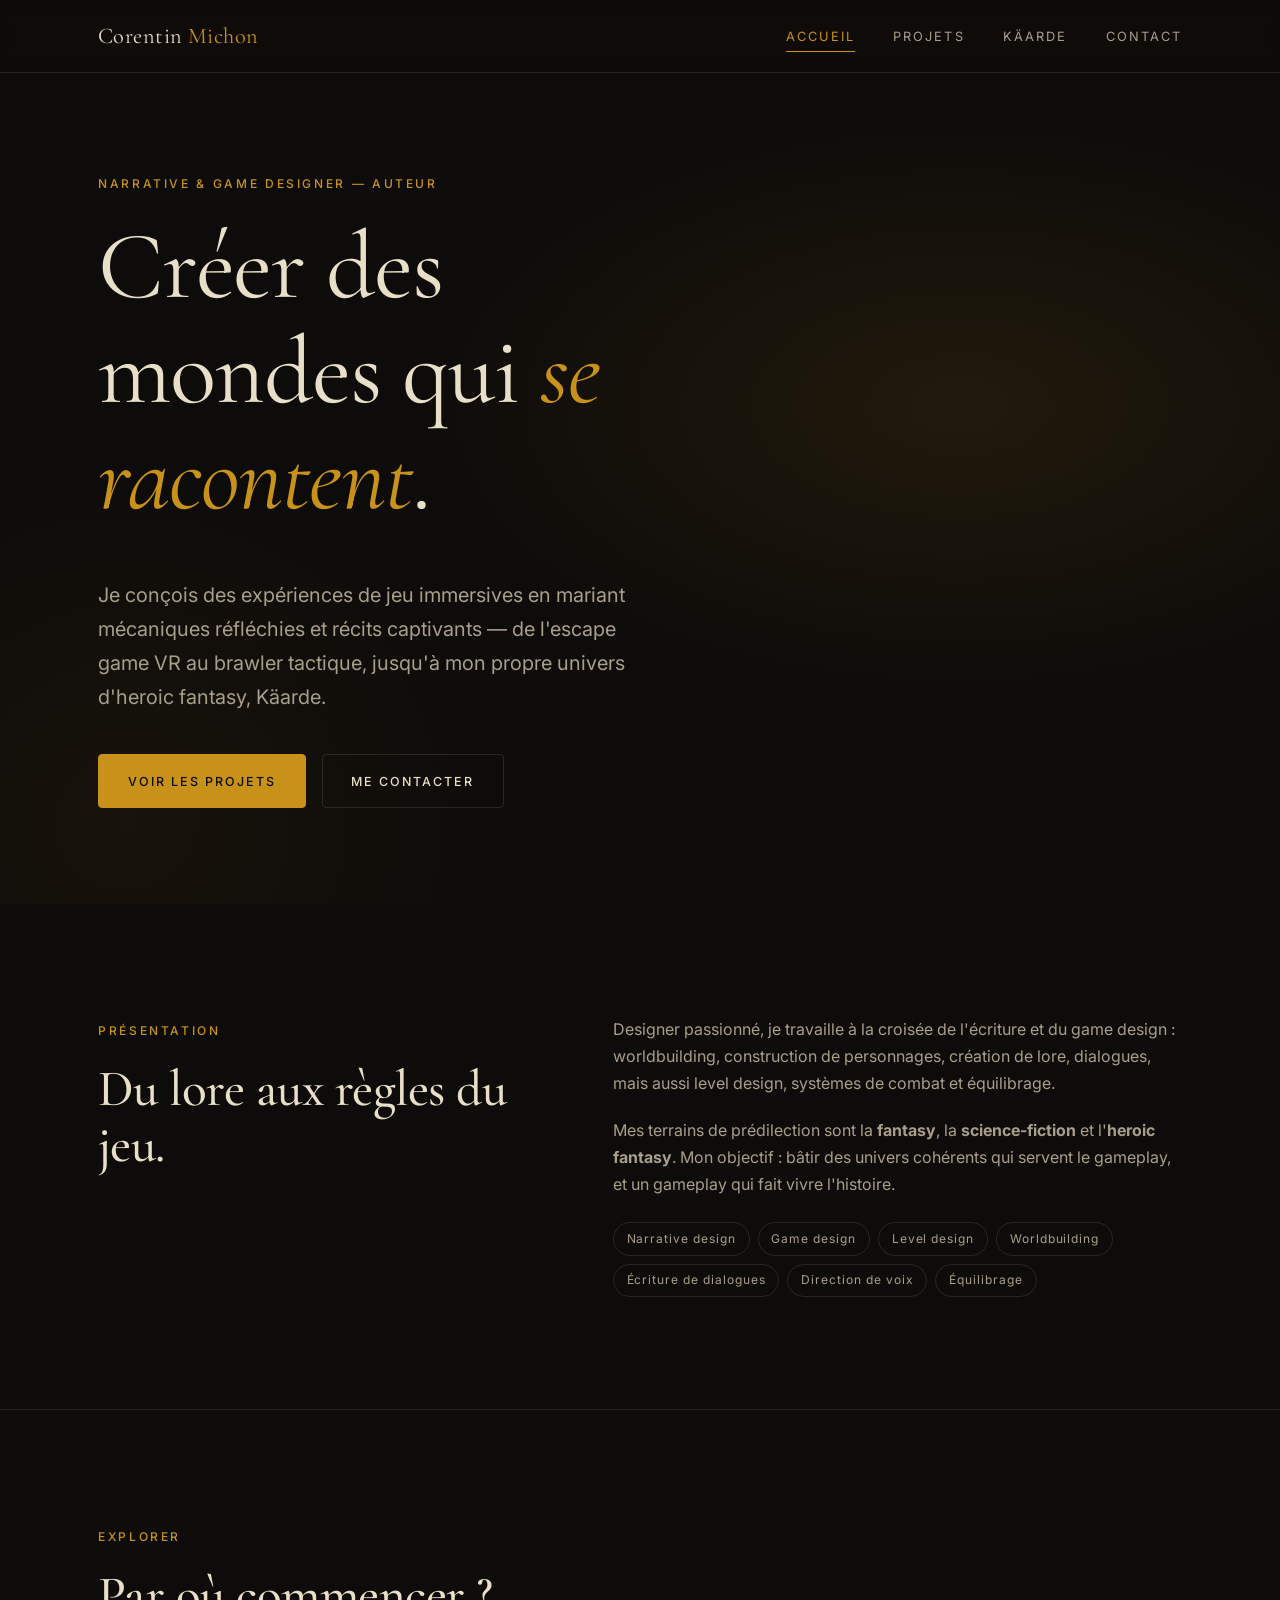
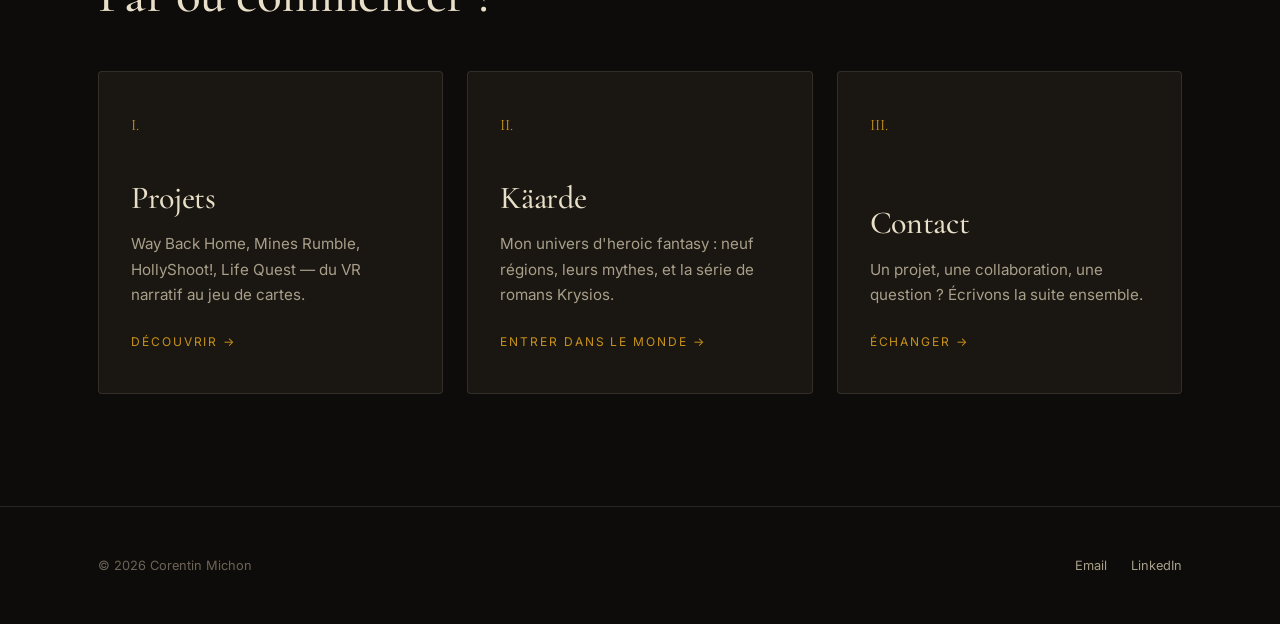
<file: index.html>
<!doctype html>
<html lang="fr">
<head>
  <meta charset="utf-8">
  <meta name="viewport" content="width=device-width, initial-scale=1">
  <title>Corentin Michon — Narrative & Game Designer</title>
  <meta name="description" content="Portfolio de Corentin Michon, narrative designer, game designer et auteur. Worldbuilding, écriture, level design et univers de fantasy.">
  <meta property="og:title" content="Corentin Michon — Narrative & Game Designer">
  <meta property="og:description" content="Créer des univers qui captivent et émeuvent les joueurs.">
  <meta name="theme-color" content="#0E0C0A">
  <link rel="preconnect" href="https://fonts.googleapis.com">
  <link rel="preconnect" href="https://fonts.gstatic.com" crossorigin>
  <link href="https://fonts.googleapis.com/css2?family=Cormorant+Garamond:ital,wght@0,400;0,500;0,600;1,400;1,500&family=Inter:wght@300;400;500&display=swap" rel="stylesheet">
  <link rel="stylesheet" href="css/style.css">
  <script>document.documentElement.classList.add('js')</script>
</head>
<body>

  <header class="site-header">
    <nav class="nav container" aria-label="Navigation principale">
      <a class="brand" href="index.html">Corentin <span>Michon</span></a>
      <button class="nav-toggle" aria-label="Ouvrir le menu" aria-expanded="false">☰</button>
      <ul class="nav-links">
        <li><a href="index.html" aria-current="page">Accueil</a></li>
        <li><a href="projets.html">Projets</a></li>
        <li><a href="kaarde.html">Käarde</a></li>
        <li><a href="contact.html">Contact</a></li>
      </ul>
    </nav>
  </header>

  <main>
    <section class="hero">
      <div class="container">
        <span class="eyebrow">Narrative & Game Designer — Auteur</span>
        <h1>Créer des mondes qui <em>se racontent</em>.</h1>
        <p class="hero-lead">
          Je conçois des expériences de jeu immersives en mariant mécaniques réfléchies
          et récits captivants — de l'escape game VR au brawler tactique, jusqu'à mon propre univers
          d'heroic fantasy, Käarde.
        </p>
        <div class="actions">
          <a class="btn" href="projets.html">Voir les projets</a>
          <a class="btn btn-ghost" href="contact.html">Me contacter</a>
        </div>
      </div>
    </section>

    <section class="section">
      <div class="container two-col">
        <div class="reveal">
          <span class="eyebrow">Présentation</span>
          <h2>Du lore aux règles du jeu.</h2>
        </div>
        <div class="reveal">
          <p>
            Designer passionné, je travaille à la croisée de l'écriture et du game design :
            worldbuilding, construction de personnages, création de lore, dialogues, mais aussi
            level design, systèmes de combat et équilibrage.
          </p>
          <p>
            Mes terrains de prédilection sont la <strong>fantasy</strong>, la <strong>science-fiction</strong>
            et l'<strong>heroic fantasy</strong>. Mon objectif : bâtir des univers cohérents qui
            servent le gameplay, et un gameplay qui fait vivre l'histoire.
          </p>
          <ul class="tags">
            <li>Narrative design</li>
            <li>Game design</li>
            <li>Level design</li>
            <li>Worldbuilding</li>
            <li>Écriture de dialogues</li>
            <li>Direction de voix</li>
            <li>Équilibrage</li>
          </ul>
        </div>
      </div>
    </section>

    <section class="section">
      <div class="container">
        <div class="section-head reveal">
          <span class="eyebrow">Explorer</span>
          <h2>Par où commencer ?</h2>
        </div>
        <div class="cards">
          <a class="card reveal" href="projets.html">
            <span class="num">I.</span>
            <h3>Projets</h3>
            <p>Way Back Home, Mines Rumble, HollyShoot!, Life Quest — du VR narratif au jeu de cartes.</p>
            <span class="arrow">Découvrir →</span>
          </a>
          <a class="card reveal" href="kaarde.html">
            <span class="num">II.</span>
            <h3>Käarde</h3>
            <p>Mon univers d'heroic fantasy : neuf régions, leurs mythes, et la série de romans Krysios.</p>
            <span class="arrow">Entrer dans le monde →</span>
          </a>
          <a class="card reveal" href="contact.html">
            <span class="num">III.</span>
            <h3>Contact</h3>
            <p>Un projet, une collaboration, une question ? Écrivons la suite ensemble.</p>
            <span class="arrow">Échanger →</span>
          </a>
        </div>
      </div>
    </section>
  </main>

  <footer class="site-footer">
    <div class="container">
      <span>© <span data-year>2026</span> Corentin Michon</span>
      <div class="footer-links">
        <a href="mailto:c.michonfr@gmail.com">Email</a>
        <a href="https://www.linkedin.com/in/corentin-michon" target="_blank" rel="noopener">LinkedIn</a>
      </div>
    </div>
  </footer>

  <script src="js/main.js"></script>
</body>
</html>
</file>
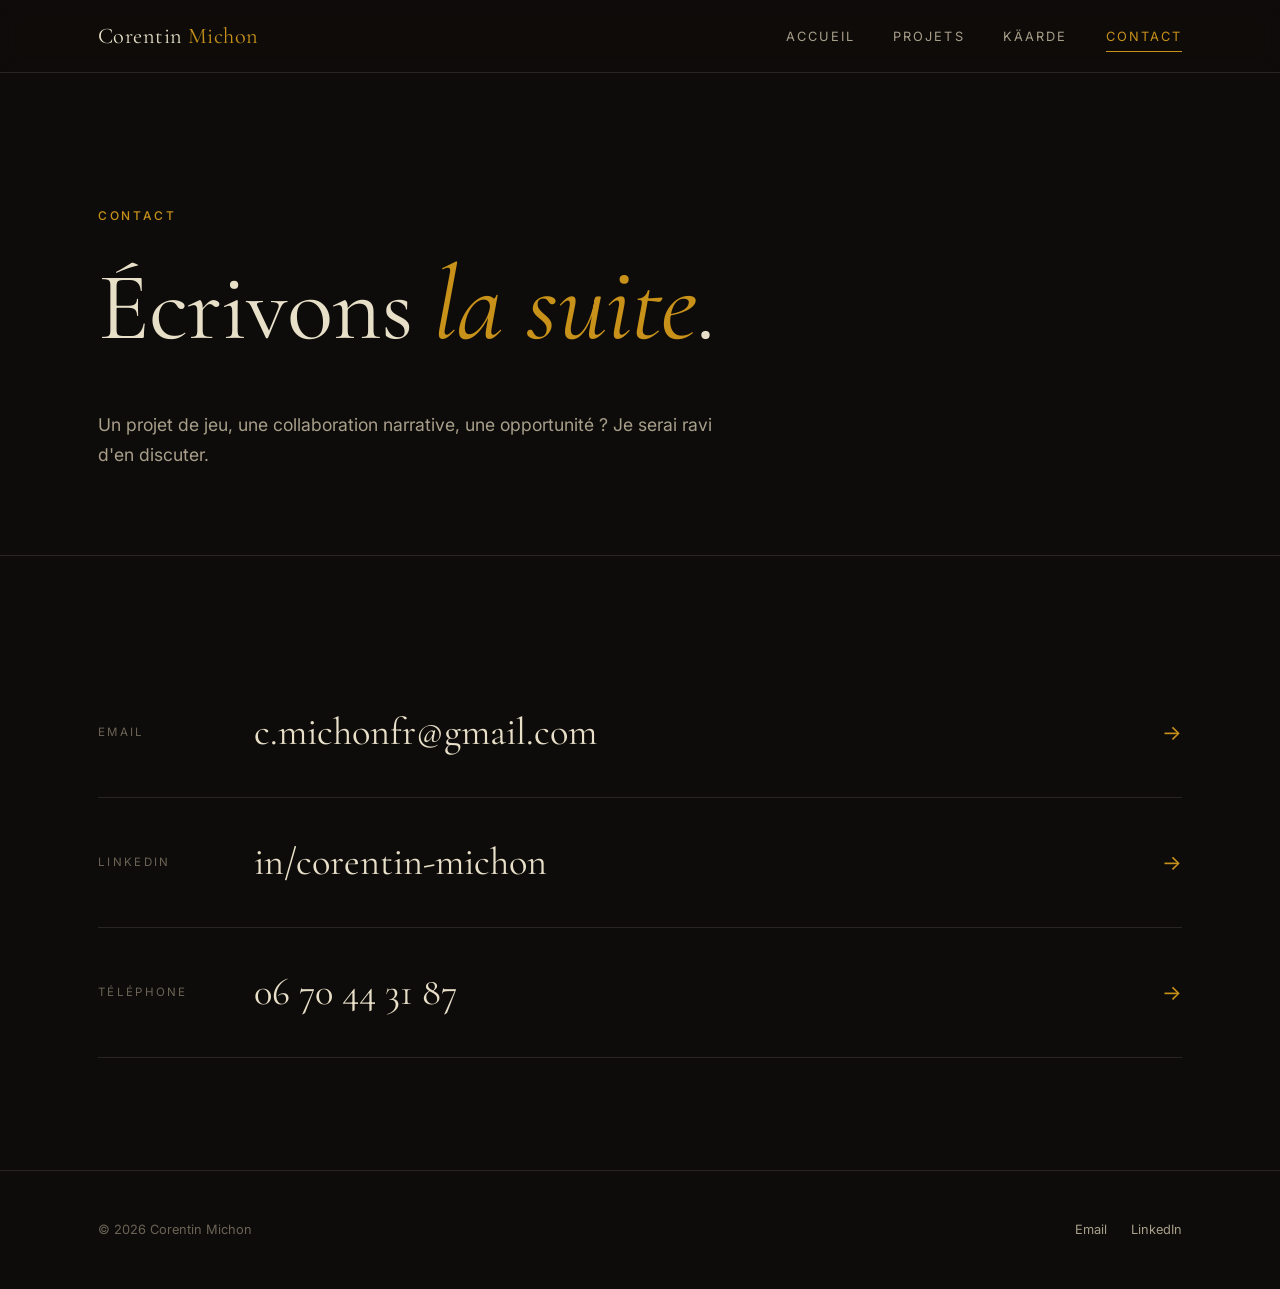
<file: contact.html>
<!doctype html>
<html lang="fr">
<head>
  <meta charset="utf-8">
  <meta name="viewport" content="width=device-width, initial-scale=1">
  <title>Contact — Corentin Michon</title>
  <meta name="description" content="Contacter Corentin Michon, narrative & game designer : email, LinkedIn, téléphone.">
  <meta name="theme-color" content="#0E0C0A">
  <link rel="preconnect" href="https://fonts.googleapis.com">
  <link rel="preconnect" href="https://fonts.gstatic.com" crossorigin>
  <link href="https://fonts.googleapis.com/css2?family=Cormorant+Garamond:ital,wght@0,400;0,500;0,600;1,400;1,500&family=Inter:wght@300;400;500&display=swap" rel="stylesheet">
  <link rel="stylesheet" href="css/style.css">
  <script>document.documentElement.classList.add('js')</script>
</head>
<body>

  <header class="site-header">
    <nav class="nav container" aria-label="Navigation principale">
      <a class="brand" href="index.html">Corentin <span>Michon</span></a>
      <button class="nav-toggle" aria-label="Ouvrir le menu" aria-expanded="false">☰</button>
      <ul class="nav-links">
        <li><a href="index.html">Accueil</a></li>
        <li><a href="projets.html">Projets</a></li>
        <li><a href="kaarde.html">Käarde</a></li>
        <li><a href="contact.html" aria-current="page">Contact</a></li>
      </ul>
    </nav>
  </header>

  <main>
    <section class="page-hero">
      <div class="container">
        <span class="eyebrow">Contact</span>
        <h1>Écrivons <em>la suite</em>.</h1>
        <p>Un projet de jeu, une collaboration narrative, une opportunité ? Je serai ravi d'en discuter.</p>
      </div>
    </section>

    <section class="section">
      <div class="container">
        <ul class="contact-list">
          <li class="reveal">
            <a href="mailto:c.michonfr@gmail.com">
              <span class="label">Email</span>
              <span class="value">c.michonfr@gmail.com</span>
              <span class="go" aria-hidden="true">→</span>
            </a>
          </li>
          <li class="reveal">
            <a href="https://www.linkedin.com/in/corentin-michon" target="_blank" rel="noopener">
              <span class="label">LinkedIn</span>
              <span class="value">in/corentin-michon</span>
              <span class="go" aria-hidden="true">→</span>
            </a>
          </li>
          <li class="reveal">
            <a href="tel:+33670443187">
              <span class="label">Téléphone</span>
              <span class="value">06 70 44 31 87</span>
              <span class="go" aria-hidden="true">→</span>
            </a>
          </li>
        </ul>
      </div>
    </section>
  </main>

  <footer class="site-footer">
    <div class="container">
      <span>© <span data-year>2026</span> Corentin Michon</span>
      <div class="footer-links">
        <a href="mailto:c.michonfr@gmail.com">Email</a>
        <a href="https://www.linkedin.com/in/corentin-michon" target="_blank" rel="noopener">LinkedIn</a>
      </div>
    </div>
  </footer>

  <script src="js/main.js"></script>
</body>
</html>
</file>
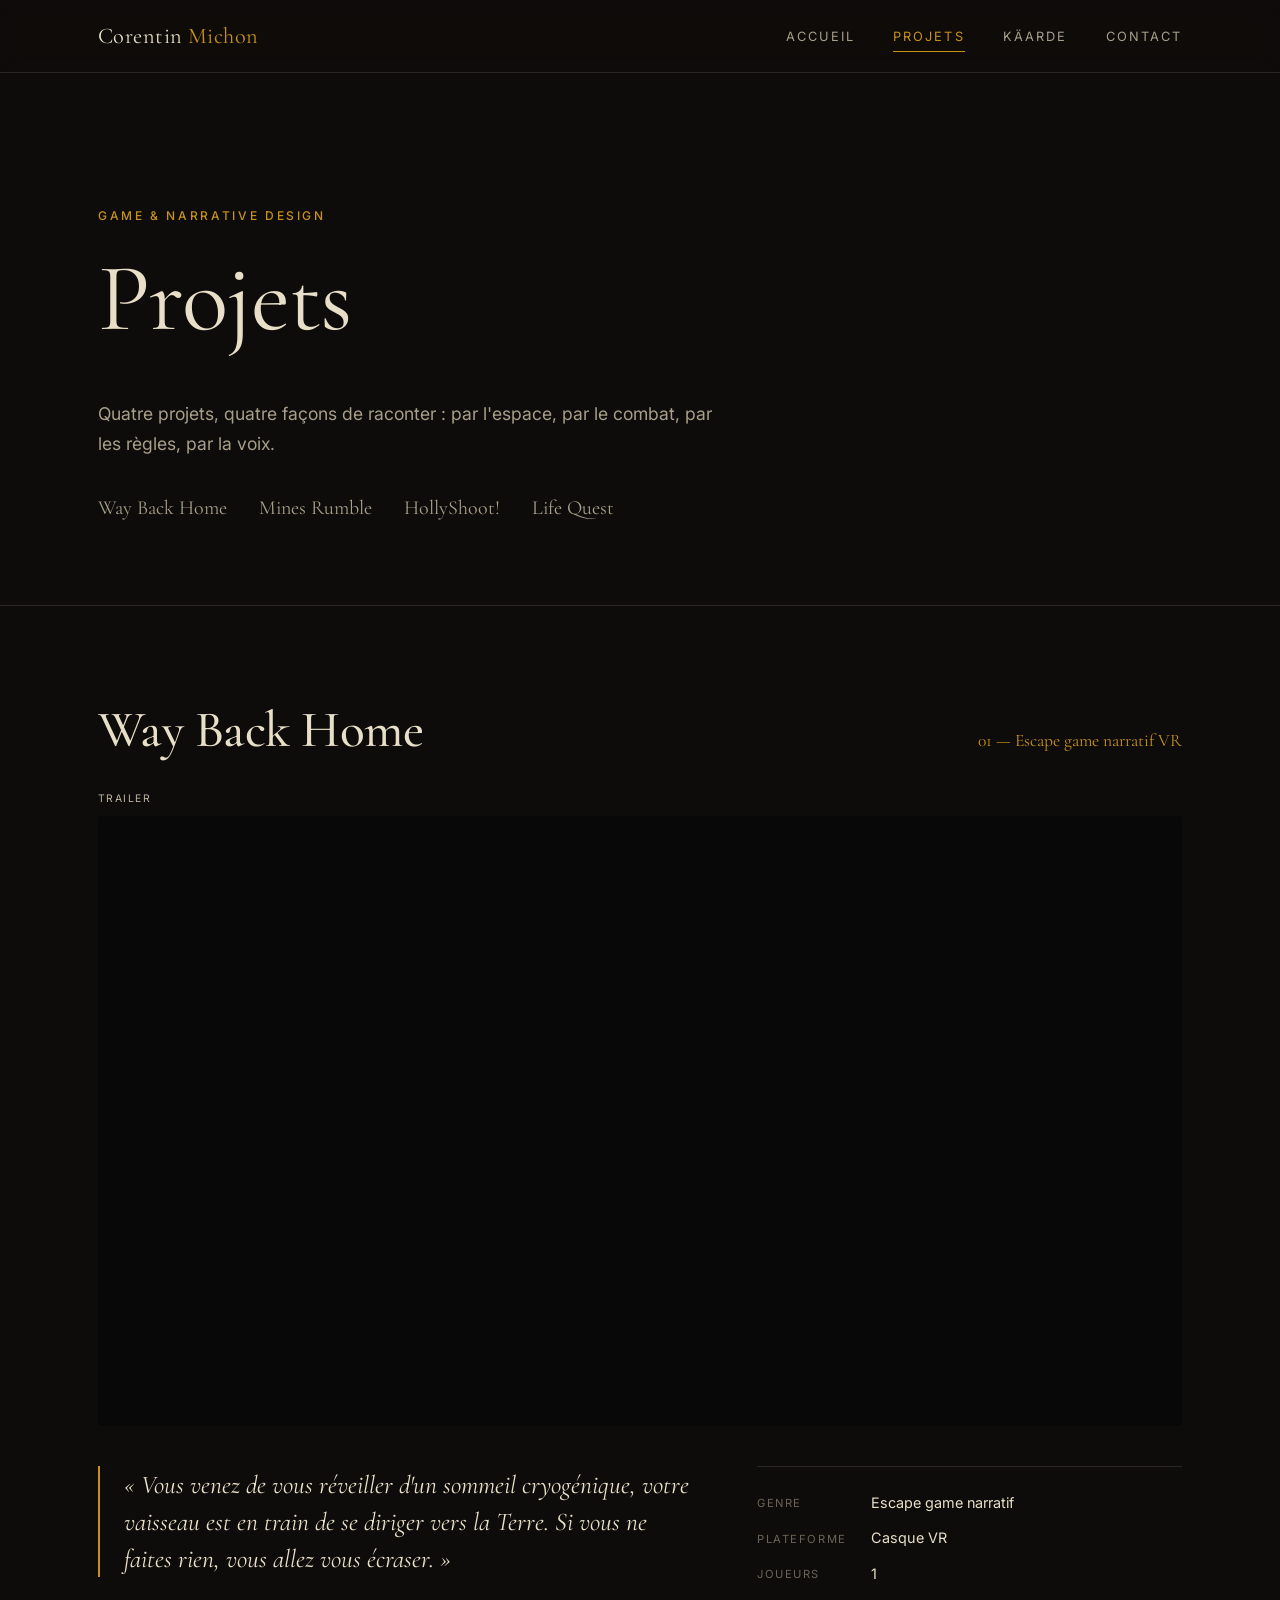
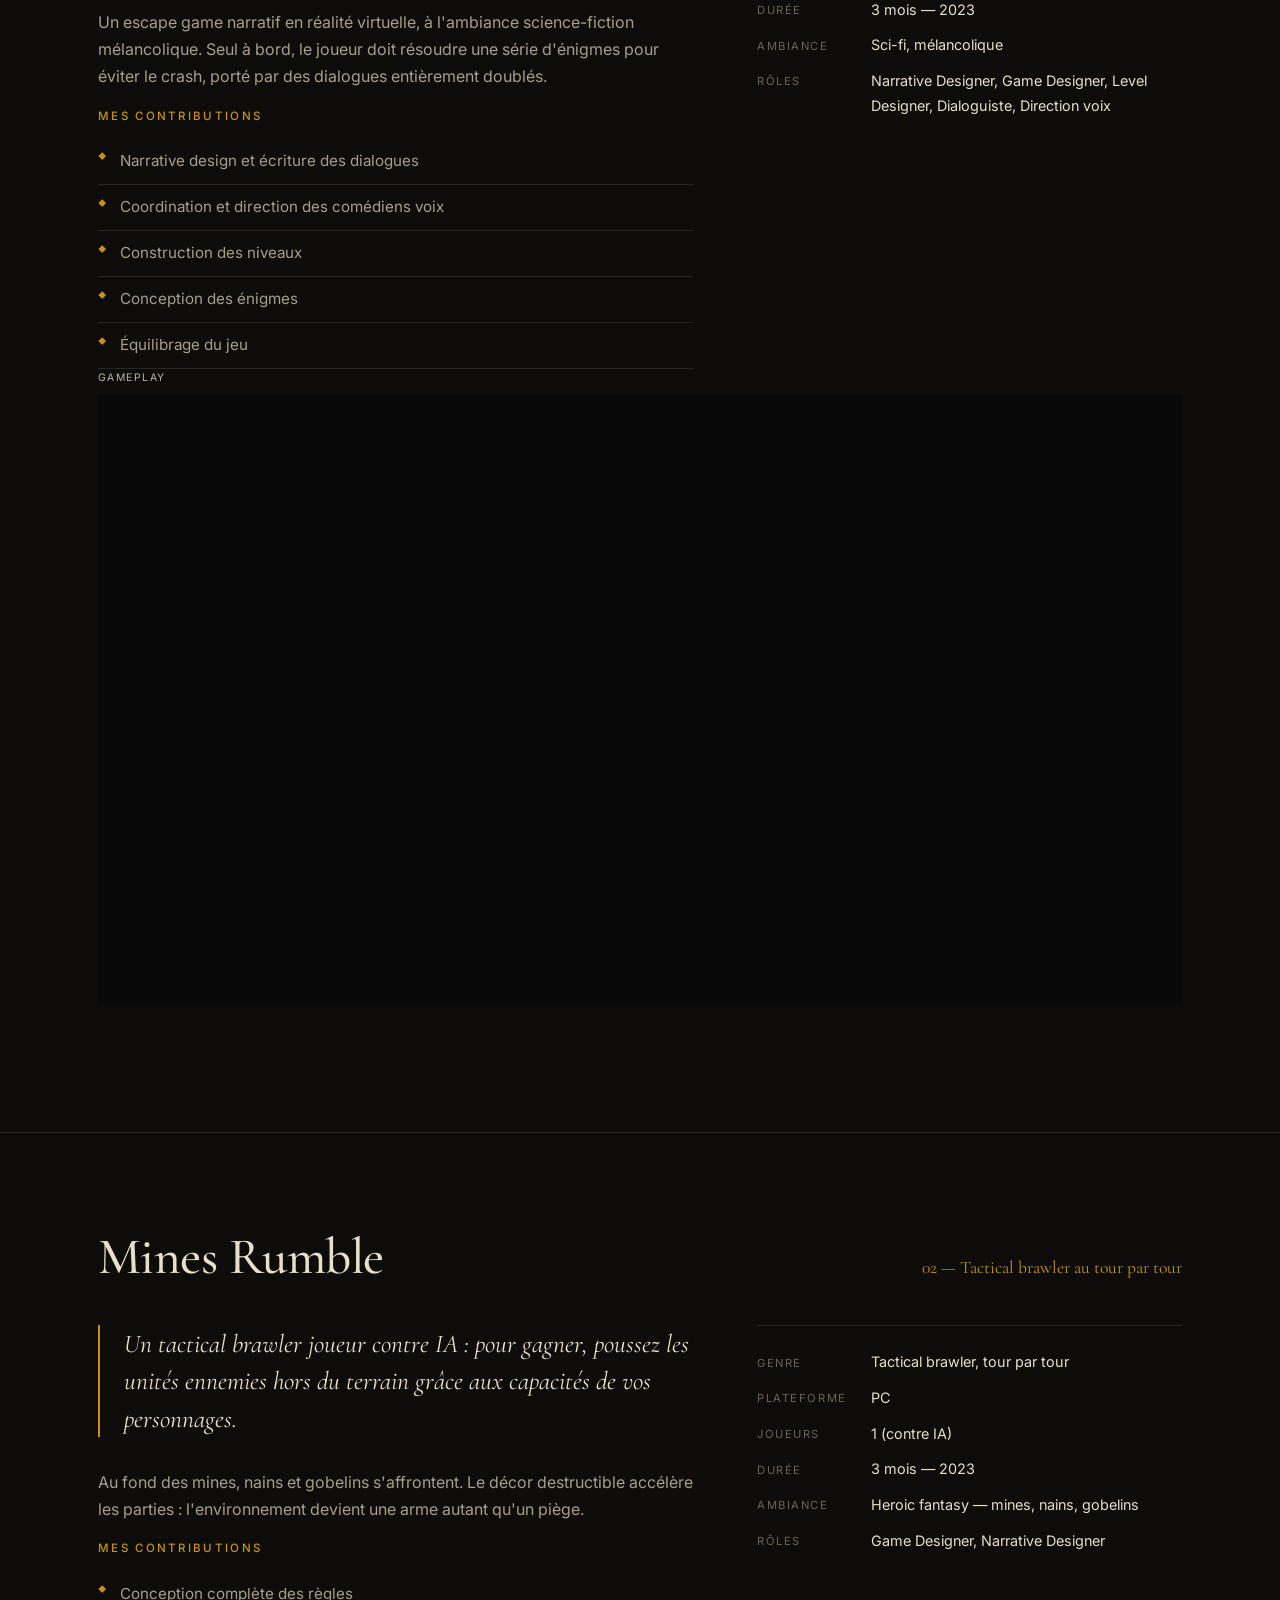
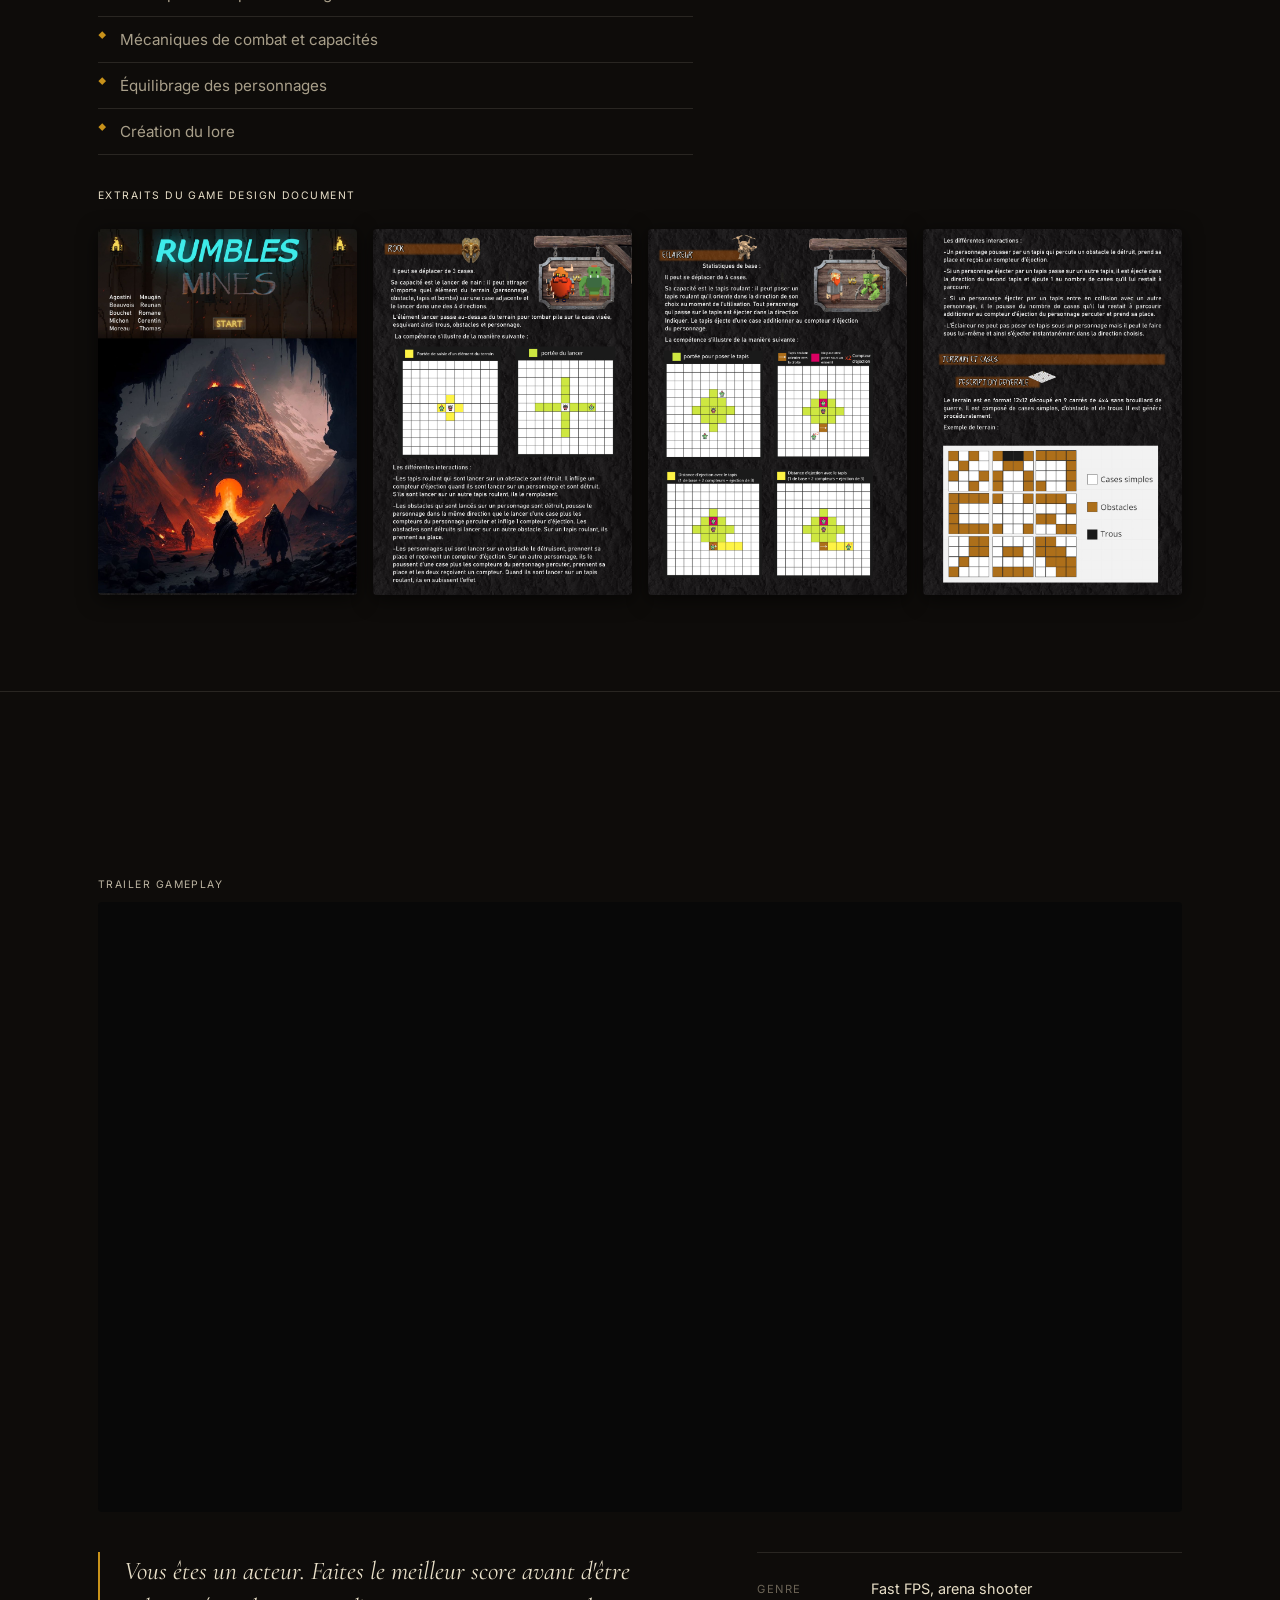
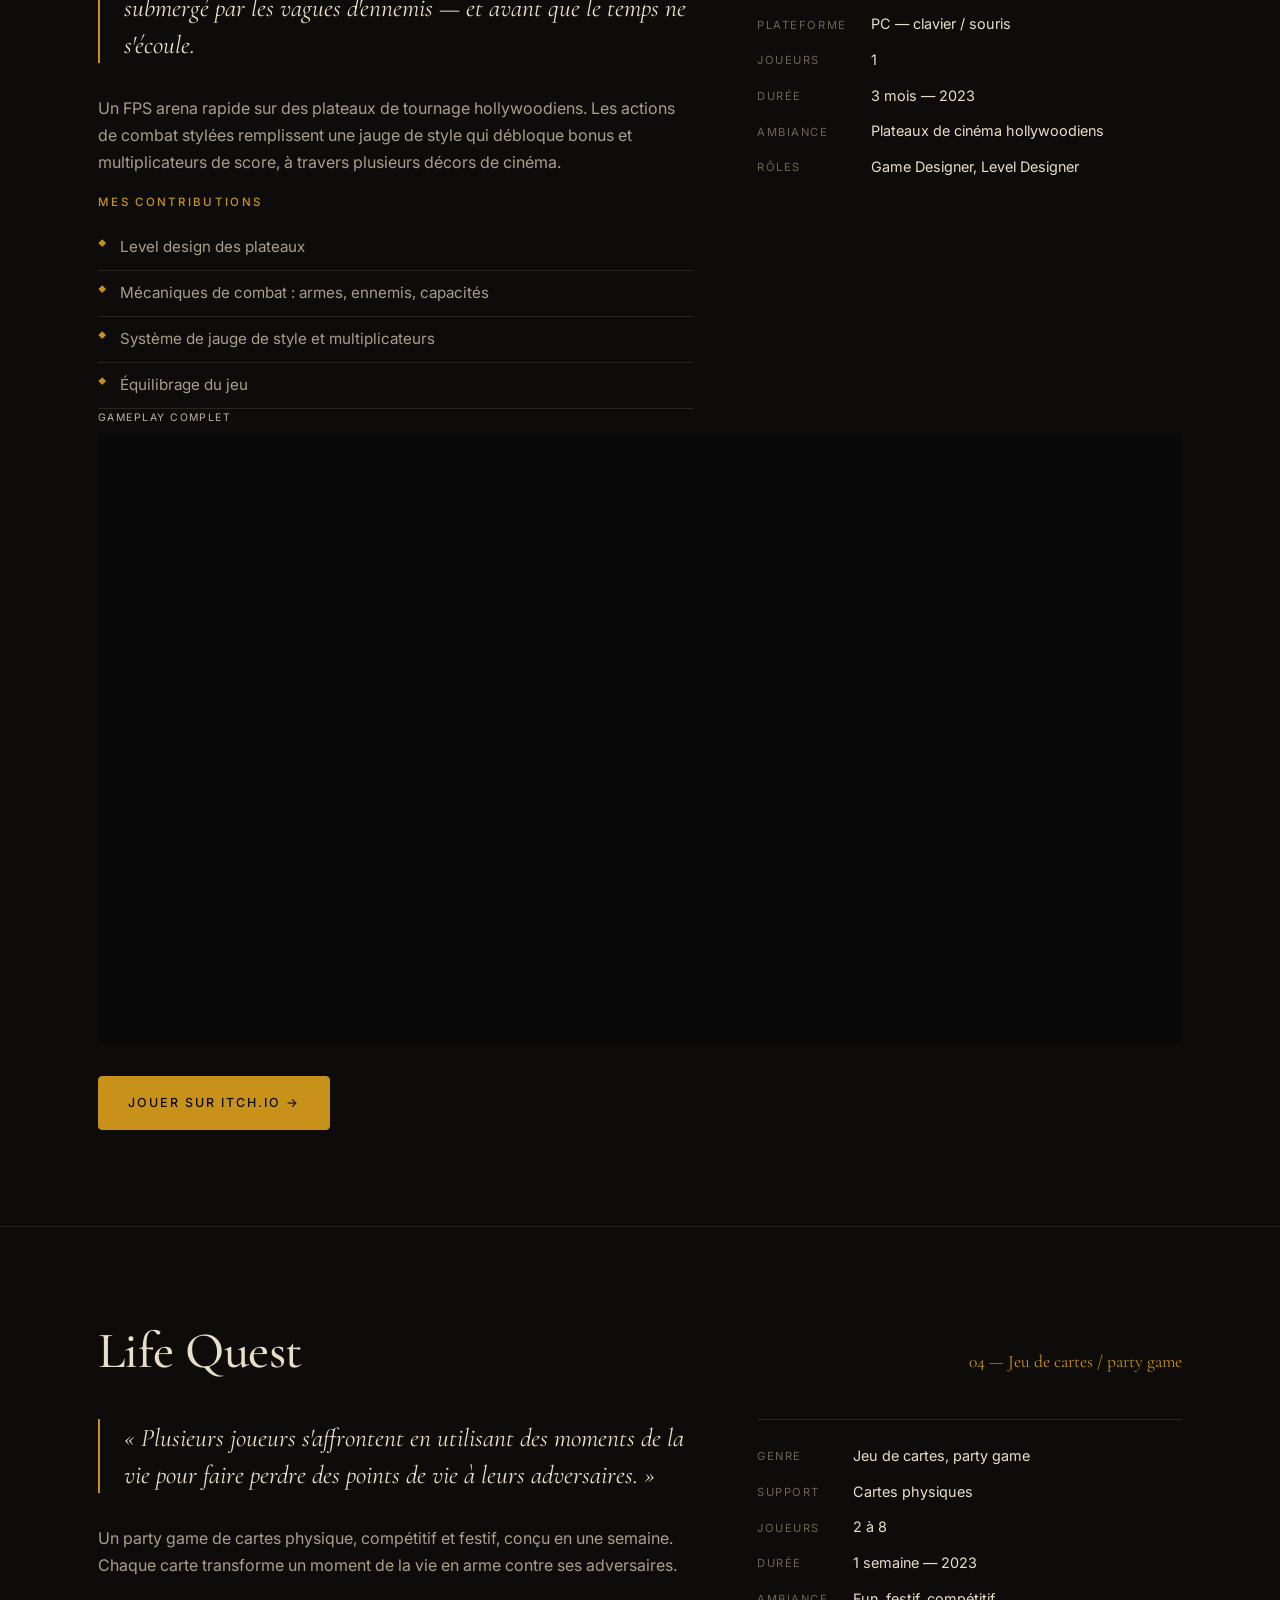
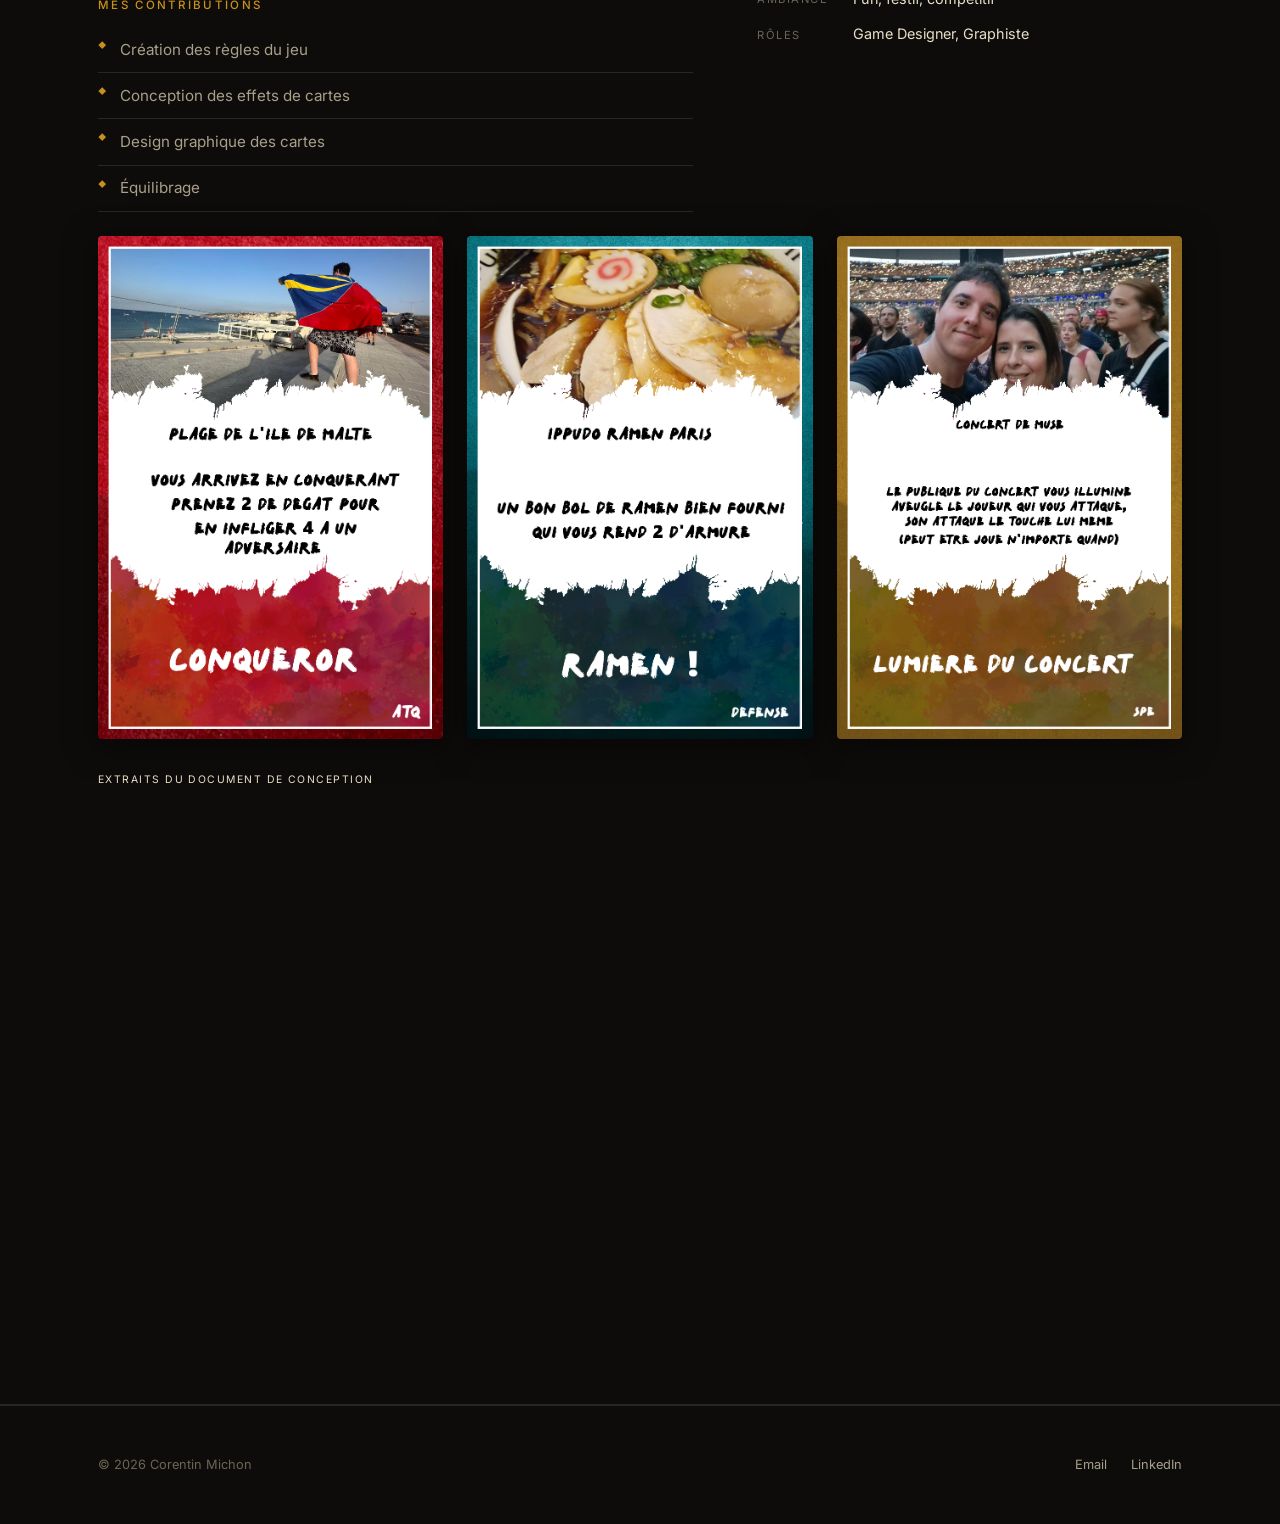
<file: projets.html>
<!doctype html>
<html lang="fr">
<head>
  <meta charset="utf-8">
  <meta name="viewport" content="width=device-width, initial-scale=1">
  <title>Projets — Corentin Michon</title>
  <meta name="description" content="Projets de game design et narrative design de Corentin Michon : Way Back Home, Mines Rumble, HollyShoot!, Life Quest.">
  <meta name="theme-color" content="#0E0C0A">
  <link rel="preconnect" href="https://fonts.googleapis.com">
  <link rel="preconnect" href="https://fonts.gstatic.com" crossorigin>
  <link href="https://fonts.googleapis.com/css2?family=Cormorant+Garamond:ital,wght@0,400;0,500;0,600;1,400;1,500&family=Inter:wght@300;400;500&display=swap" rel="stylesheet">
  <link rel="stylesheet" href="css/style.css">
  <style>
    /* ---- Embed vidéo Drive ---- */
    .video-wrap {
      position: relative;
      width: 100%;
      aspect-ratio: 16 / 9;
      border-radius: var(--radius);
      overflow: hidden;
      background: #080808;
      margin-bottom: 0.5rem;
    }
    .video-wrap iframe {
      position: absolute;
      inset: 0;
      width: 100%;
      height: 100%;
      border: none;
    }
    .video-label {
      display: block;
      font-family: var(--font-body);
      font-size: 0.65rem;
      letter-spacing: 0.14em;
      text-transform: uppercase;
      color: var(--accent);
      margin-bottom: 0.5rem;
      opacity: 0.8;
    }
    .video-block {
      margin-bottom: 2rem;
    }

    /* ---- Section documents GDD ---- */
    .doc-gallery {
      display: grid;
      grid-template-columns: repeat(4, 1fr);
      gap: 1rem;
      margin-top: 1.5rem;
    }
    .doc-gallery figure {
      margin: 0;
    }
    .doc-gallery img {
      width: 100%;
      height: auto;
      display: block;
      border-radius: var(--radius);
      box-shadow: 0 4px 20px rgba(0,0,0,0.6);
      transition: transform 0.2s ease;
    }
    .doc-gallery img:hover {
      transform: scale(1.03);
    }
    .doc-gallery-3 {
      grid-template-columns: repeat(3, 1fr);
    }
    .section-label {
      display: block;
      font-family: var(--font-body);
      font-size: 0.65rem;
      letter-spacing: 0.14em;
      text-transform: uppercase;
      color: var(--accent);
      margin-top: 2rem;
      margin-bottom: 0.75rem;
      opacity: 0.8;
    }
    @media (max-width: 640px) {
      .doc-gallery { grid-template-columns: 1fr 1fr; }
      .doc-gallery-3 { grid-template-columns: 1fr 1fr; }
    }

    /* ---- Cartes Life Quest — pleine taille, sans crop ---- */
    .gallery-cards {
      display: grid;
      grid-template-columns: repeat(3, 1fr);
      gap: 1.5rem;
      margin-top: 1.5rem;
      align-items: start;
    }
    .gallery-cards figure {
      margin: 0;
    }
    .gallery-cards img {
      width: 100%;
      height: auto;
      display: block;
      border-radius: var(--radius);
      box-shadow: 0 6px 32px rgba(0,0,0,0.55);
    }
    @media (max-width: 640px) {
      .gallery-cards { grid-template-columns: 1fr 1fr; }
    }
  </style>
  <script>document.documentElement.classList.add('js')</script>
</head>
<body>

  <header class="site-header">
    <nav class="nav container" aria-label="Navigation principale">
      <a class="brand" href="index.html">Corentin <span>Michon</span></a>
      <button class="nav-toggle" aria-label="Ouvrir le menu" aria-expanded="false">☰</button>
      <ul class="nav-links">
        <li><a href="index.html">Accueil</a></li>
        <li><a href="projets.html" aria-current="page">Projets</a></li>
        <li><a href="kaarde.html">Käarde</a></li>
        <li><a href="contact.html">Contact</a></li>
      </ul>
    </nav>
  </header>

  <main>
    <section class="page-hero">
      <div class="container">
        <span class="eyebrow">Game & Narrative Design</span>
        <h1>Projets</h1>
        <p>Quatre projets, quatre façons de raconter : par l'espace, par le combat, par les règles, par la voix.</p>
        <ul class="project-index">
          <li><a href="#way-back-home">Way Back Home</a></li>
          <li><a href="#mines-rumble">Mines Rumble</a></li>
          <li><a href="#hollyshoot">HollyShoot!</a></li>
          <li><a href="#life-quest">Life Quest</a></li>
        </ul>
      </div>
    </section>

    <!-- ================= WAY BACK HOME ================= -->
    <article class="project" id="way-back-home">
      <div class="container">
        <div class="project-header reveal">
          <h2>Way Back Home</h2>
          <span class="project-num">01 — Escape game narratif VR</span>
        </div>

        <!-- Trailer en cover -->
        <div class="video-block reveal">
          <span class="video-label">Trailer</span>
          <div class="video-wrap">
            <iframe src="https://www.youtube.com/embed/SBVx9QbhSBQ" allow="accelerometer; autoplay; clipboard-write; encrypted-media; gyroscope; picture-in-picture" allowfullscreen></iframe>
          </div>
        </div>

        <div class="project-body">
          <div class="reveal">
            <p class="pitch">« Vous venez de vous réveiller d'un sommeil cryogénique, votre vaisseau est en train de se diriger vers la Terre. Si vous ne faites rien, vous allez vous écraser. »</p>
            <p>
              Un escape game narratif en réalité virtuelle, à l'ambiance science-fiction mélancolique.
              Seul à bord, le joueur doit résoudre une série d'énigmes pour éviter le crash,
              porté par des dialogues entièrement doublés.
            </p>
            <h4 class="subhead">Mes contributions</h4>
            <ul class="contrib">
              <li>Narrative design et écriture des dialogues</li>
              <li>Coordination et direction des comédiens voix</li>
              <li>Construction des niveaux</li>
              <li>Conception des énigmes</li>
              <li>Équilibrage du jeu</li>
            </ul>
          </div>
          <div class="reveal">
            <dl class="facts">
              <dt>Genre</dt><dd>Escape game narratif</dd>
              <dt>Plateforme</dt><dd>Casque VR</dd>
              <dt>Joueurs</dt><dd>1</dd>
              <dt>Durée</dt><dd>3 mois — 2023</dd>
              <dt>Ambiance</dt><dd>Sci-fi, mélancolique</dd>
              <dt>Rôles</dt><dd>Narrative Designer, Game Designer, Level Designer, Dialoguiste, Direction voix</dd>
            </dl>
          </div>
        </div>

        <!-- Gameplay -->
        <div class="video-block reveal">
          <span class="video-label">Gameplay</span>
          <div class="video-wrap">
            <iframe src="https://www.youtube.com/embed/4Y1ALpG8BXY" allow="accelerometer; autoplay; clipboard-write; encrypted-media; gyroscope; picture-in-picture" allowfullscreen></iframe>
          </div>
        </div>
      </div>
    </article>

    <!-- ================= MINES RUMBLE ================= -->
    <article class="project" id="mines-rumble">
      <div class="container">
        <div class="project-header reveal">
          <h2>Mines Rumble</h2>
          <span class="project-num">02 — Tactical brawler au tour par tour</span>
        </div>

        <div class="project-body">
          <div class="reveal">
            <p class="pitch">Un tactical brawler joueur contre IA : pour gagner, poussez les unités ennemies hors du terrain grâce aux capacités de vos personnages.</p>
            <p>
              Au fond des mines, nains et gobelins s'affrontent. Le décor destructible accélère
              les parties : l'environnement devient une arme autant qu'un piège.
            </p>
            <h4 class="subhead">Mes contributions</h4>
            <ul class="contrib">
              <li>Conception complète des règles</li>
              <li>Mécaniques de combat et capacités</li>
              <li>Équilibrage des personnages</li>
              <li>Création du lore</li>
            </ul>
          </div>
          <div class="reveal">
            <dl class="facts">
              <dt>Genre</dt><dd>Tactical brawler, tour par tour</dd>
              <dt>Plateforme</dt><dd>PC</dd>
              <dt>Joueurs</dt><dd>1 (contre IA)</dd>
              <dt>Durée</dt><dd>3 mois — 2023</dd>
              <dt>Ambiance</dt><dd>Heroic fantasy — mines, nains, gobelins</dd>
              <dt>Rôles</dt><dd>Game Designer, Narrative Designer</dd>
            </dl>
          </div>
        </div>

        <!-- Extraits du Game Design Document -->
        <span class="section-label reveal">Extraits du Game Design Document</span>
        <div class="doc-gallery reveal">
          <figure><img src="images/projets/mr-doc-p1.jpg" alt="Mines Rumble — Page de titre" loading="lazy"></figure>
          <figure><img src="images/projets/mr-doc-p4.jpg" alt="Mines Rumble — Personnage Rock" loading="lazy"></figure>
          <figure><img src="images/projets/mr-doc-p6.jpg" alt="Mines Rumble — Personnage Éclaireur" loading="lazy"></figure>
          <figure><img src="images/projets/mr-doc-p7.jpg" alt="Mines Rumble — Terrain et cases" loading="lazy"></figure>
        </div>
      </div>
    </article>

    <!-- ================= HOLLYSHOOT! ================= -->
    <article class="project" id="hollyshoot">
      <div class="container">
        <div class="project-header reveal">
          <h2>HollyShoot!</h2>
          <span class="project-num">03 — Arena shooter nerveux</span>
        </div>

        <!-- Trailer en cover -->
        <div class="video-block reveal">
          <span class="video-label">Trailer Gameplay</span>
          <div class="video-wrap">
            <iframe src="https://www.youtube.com/embed/HVzrK63zMZM" allow="accelerometer; autoplay; clipboard-write; encrypted-media; gyroscope; picture-in-picture" allowfullscreen></iframe>
          </div>
        </div>

        <div class="project-body">
          <div class="reveal">
            <p class="pitch">Vous êtes un acteur. Faites le meilleur score avant d'être submergé par les vagues d'ennemis — et avant que le temps ne s'écoule.</p>
            <p>
              Un FPS arena rapide sur des plateaux de tournage hollywoodiens. Les actions de combat stylées
              remplissent une jauge de style qui débloque bonus et multiplicateurs de score, à travers
              plusieurs décors de cinéma.
            </p>
            <h4 class="subhead">Mes contributions</h4>
            <ul class="contrib">
              <li>Level design des plateaux</li>
              <li>Mécaniques de combat : armes, ennemis, capacités</li>
              <li>Système de jauge de style et multiplicateurs</li>
              <li>Équilibrage du jeu</li>
            </ul>
          </div>
          <div class="reveal">
            <dl class="facts">
              <dt>Genre</dt><dd>Fast FPS, arena shooter</dd>
              <dt>Plateforme</dt><dd>PC — clavier / souris</dd>
              <dt>Joueurs</dt><dd>1</dd>
              <dt>Durée</dt><dd>3 mois — 2023</dd>
              <dt>Ambiance</dt><dd>Plateaux de cinéma hollywoodiens</dd>
              <dt>Rôles</dt><dd>Game Designer, Level Designer</dd>
            </dl>
          </div>
        </div>

        <!-- Gameplay long -->
        <div class="video-block reveal">
          <span class="video-label">Gameplay complet</span>
          <div class="video-wrap">
            <iframe src="https://www.youtube.com/embed/UrBSELKfMlY" allow="accelerometer; autoplay; clipboard-write; encrypted-media; gyroscope; picture-in-picture" allowfullscreen></iframe>
          </div>
        </div>

        <div class="reveal" style="margin-top:1rem;">
          <a href="https://lionel-leboulanger.itch.io/hollyshoot" target="_blank" rel="noopener" class="btn">Jouer sur itch.io →</a>
        </div>
      </div>
    </article>

    <!-- ================= LIFE QUEST ================= -->
    <article class="project" id="life-quest">
      <div class="container">
        <div class="project-header reveal">
          <h2>Life Quest</h2>
          <span class="project-num">04 — Jeu de cartes / party game</span>
        </div>

        <div class="project-body">
          <div class="reveal">
            <p class="pitch">« Plusieurs joueurs s'affrontent en utilisant des moments de la vie pour faire perdre des points de vie à leurs adversaires. »</p>
            <p>
              Un party game de cartes physique, compétitif et festif, conçu en une semaine.
              Chaque carte transforme un moment de la vie en arme contre ses adversaires.
            </p>
            <h4 class="subhead">Mes contributions</h4>
            <ul class="contrib">
              <li>Création des règles du jeu</li>
              <li>Conception des effets de cartes</li>
              <li>Design graphique des cartes</li>
              <li>Équilibrage</li>
            </ul>
          </div>
          <div class="reveal">
            <dl class="facts">
              <dt>Genre</dt><dd>Jeu de cartes, party game</dd>
              <dt>Support</dt><dd>Cartes physiques</dd>
              <dt>Joueurs</dt><dd>2 à 8</dd>
              <dt>Durée</dt><dd>1 semaine — 2023</dd>
              <dt>Ambiance</dt><dd>Fun, festif, compétitif</dd>
              <dt>Rôles</dt><dd>Game Designer, Graphiste</dd>
            </dl>
          </div>
        </div>

        <!-- Cartes sans crop : images natives, hauteur auto -->
        <div class="gallery-cards reveal">
          <figure><img src="images/projets/life-quest-1.png" alt="Life Quest — ATQ Conqueror" loading="lazy"></figure>
          <figure><img src="images/projets/life-quest-2.png" alt="Life Quest — DEF Ramen" loading="lazy"></figure>
          <figure><img src="images/projets/life-quest-3.png" alt="Life Quest — SPE Lumière du concert" loading="lazy"></figure>
        </div>

        <!-- Extraits du document de conception -->
        <span class="section-label reveal">Extraits du document de conception</span>
        <div class="doc-gallery doc-gallery-3 reveal">
          <figure><img src="images/projets/lq-doc-p1.jpg" alt="Life Quest — Document, page 1" loading="lazy"></figure>
          <figure><img src="images/projets/lq-doc-p2.jpg" alt="Life Quest — Document, page 2" loading="lazy"></figure>
          <figure><img src="images/projets/lq-doc-p3.jpg" alt="Life Quest — Document, page 3" loading="lazy"></figure>
        </div>
      </div>
    </article>
  </main>

  <footer class="site-footer">
    <div class="container">
      <span>© <span data-year>2026</span> Corentin Michon</span>
      <div class="footer-links">
        <a href="mailto:c.michonfr@gmail.com">Email</a>
        <a href="https://www.linkedin.com/in/corentin-michon" target="_blank" rel="noopener">LinkedIn</a>
      </div>
    </div>
  </footer>

  <script src="js/main.js"></script>
</body>
</html>
</file>
<file: css/style.css>
/* ==========================================================
   Corentin Michon — Narrative & Game Designer
   ========================================================== */

:root {
  --bg: #0E0C0A;
  --bg-raised: #16130F;
  --bg-card: #1A1611;
  --ivory: #E8DFC8;
  --ivory-dim: #A89F8A;
  --ivory-faint: #6B6456;
  --gold: #C8921A;
  --gold-soft: rgba(200, 146, 26, 0.14);
  --line: rgba(232, 223, 200, 0.12);

  --serif: "Cormorant Garamond", Georgia, "Times New Roman", serif;
  --sans: "Inter", system-ui, -apple-system, "Segoe UI", sans-serif;

  --max: 1180px;
  --gutter: clamp(16px, 4vw, 48px);
  --radius: 4px;
}

*, *::before, *::after { box-sizing: border-box; }

html { scroll-behavior: smooth; }

body {
  margin: 0;
  background: var(--bg);
  color: var(--ivory);
  font-family: var(--sans);
  font-size: 16px;
  line-height: 1.7;
  -webkit-font-smoothing: antialiased;
  overflow-x: hidden;
}

img, video { max-width: 100%; display: block; }

a { color: var(--gold); text-decoration: none; transition: color .2s, opacity .2s; }
a:hover { color: var(--ivory); }

::selection { background: var(--gold); color: var(--bg); }

h1, h2, h3, h4 {
  font-family: var(--serif);
  font-weight: 500;
  line-height: 1.1;
  margin: 0 0 .5em;
  letter-spacing: -0.01em;
}

h1 { font-size: clamp(2.8rem, 8vw, 6rem); font-weight: 400; }
h2 { font-size: clamp(2rem, 4.5vw, 3.2rem); }
h3 { font-size: clamp(1.5rem, 3vw, 2rem); }

p { margin: 0 0 1.2em; color: var(--ivory-dim); }

em { font-family: var(--serif); font-style: italic; color: var(--gold); font-size: 1.1em; }

.container {
  width: 100%;
  max-width: var(--max);
  margin: 0 auto;
  padding: 0 var(--gutter);
}

.eyebrow {
  display: inline-block;
  font-family: var(--sans);
  font-size: .75rem;
  font-weight: 500;
  letter-spacing: .22em;
  text-transform: uppercase;
  color: var(--gold);
  margin-bottom: 1.2rem;
}

.divider {
  width: 64px;
  height: 1px;
  background: var(--gold);
  margin: 2rem 0;
  border: 0;
}

/* ---------- Navigation ---------- */

.site-header {
  position: sticky;
  top: 0;
  z-index: 50;
  background: rgba(14, 12, 10, 0.86);
  backdrop-filter: blur(10px);
  -webkit-backdrop-filter: blur(10px);
  border-bottom: 1px solid var(--line);
}

.nav {
  display: flex;
  align-items: center;
  justify-content: space-between;
  gap: 1rem;
  height: 72px;
}

.brand {
  font-family: var(--serif);
  font-size: 1.4rem;
  color: var(--ivory);
  letter-spacing: .02em;
}
.brand span { color: var(--gold); }
.brand:hover { color: var(--ivory); }

.nav-links {
  display: flex;
  gap: clamp(1rem, 3vw, 2.5rem);
  list-style: none;
  margin: 0;
  padding: 0;
}

.nav-links a {
  font-size: .8rem;
  letter-spacing: .16em;
  text-transform: uppercase;
  color: var(--ivory-dim);
  padding: .4rem 0;
  border-bottom: 1px solid transparent;
}
.nav-links a:hover { color: var(--ivory); }
.nav-links a[aria-current="page"] { color: var(--gold); border-bottom-color: var(--gold); }

.nav-toggle {
  display: none;
  background: none;
  border: 1px solid var(--line);
  color: var(--ivory);
  width: 44px;
  height: 44px;
  border-radius: var(--radius);
  cursor: pointer;
  font-size: 1.2rem;
}

@media (max-width: 720px) {
  .nav-toggle { display: block; }
  .nav-links {
    display: none;
    position: absolute;
    top: 72px;
    left: 0;
    right: 0;
    flex-direction: column;
    gap: 0;
    background: var(--bg);
    border-bottom: 1px solid var(--line);
    padding: .5rem var(--gutter) 1rem;
  }
  .nav-links.open { display: flex; }
  .nav-links a { display: block; padding: .9rem 0; border-bottom: 1px solid var(--line); }
  .nav-links a[aria-current="page"] { border-bottom-color: var(--line); }
}

/* ---------- Hero ---------- */

.hero {
  position: relative;
  min-height: calc(100vh - 72px);
  display: flex;
  align-items: center;
  padding: 6rem 0;
  overflow: hidden;
}

.hero::before {
  content: "";
  position: absolute;
  inset: 0;
  background:
    radial-gradient(ellipse 60% 50% at 75% 40%, rgba(200, 146, 26, 0.10), transparent 70%),
    radial-gradient(ellipse 40% 60% at 10% 90%, rgba(200, 146, 26, 0.05), transparent 70%);
  pointer-events: none;
}

.hero .container { position: relative; }

.hero h1 { max-width: 14ch; }
.hero h1 em { font-size: 1em; }

.hero-lead {
  font-size: clamp(1.05rem, 1.6vw, 1.25rem);
  max-width: 560px;
  margin-top: 1.5rem;
}

.page-hero {
  padding: clamp(4rem, 10vw, 8rem) 0 clamp(2.5rem, 6vw, 4rem);
  border-bottom: 1px solid var(--line);
}
.page-hero p { max-width: 640px; font-size: 1.1rem; }

/* ---------- Buttons ---------- */

.actions { display: flex; flex-wrap: wrap; gap: 1rem; margin-top: 2.5rem; }

.btn {
  display: inline-flex;
  align-items: center;
  gap: .6rem;
  padding: .95rem 1.8rem;
  font-family: var(--sans);
  font-size: .78rem;
  font-weight: 500;
  letter-spacing: .16em;
  text-transform: uppercase;
  border: 1px solid var(--gold);
  border-radius: var(--radius);
  color: var(--bg);
  background: var(--gold);
  transition: background .2s, color .2s;
}
.btn:hover { background: transparent; color: var(--gold); }

.btn-ghost { background: transparent; color: var(--ivory); border-color: var(--line); }
.btn-ghost:hover { border-color: var(--gold); color: var(--gold); }

/* ---------- Sections ---------- */

.section { padding: clamp(4rem, 10vw, 7rem) 0; }
.section + .section { border-top: 1px solid var(--line); }

.section-head { margin-bottom: 3rem; max-width: 680px; }

.two-col {
  display: grid;
  grid-template-columns: 1fr 1.3fr;
  gap: clamp(2rem, 6vw, 5rem);
  align-items: start;
}
@media (max-width: 860px) { .two-col { grid-template-columns: 1fr; } }

.tags { display: flex; flex-wrap: wrap; gap: .5rem; margin: 1.5rem 0 0; padding: 0; list-style: none; }
.tags li {
  font-size: .75rem;
  letter-spacing: .08em;
  padding: .35rem .8rem;
  border: 1px solid var(--line);
  border-radius: 100px;
  color: var(--ivory-dim);
}

/* ---------- Section cards (home) ---------- */

.cards {
  display: grid;
  grid-template-columns: repeat(3, 1fr);
  gap: 1.5rem;
}
@media (max-width: 900px) { .cards { grid-template-columns: 1fr; } }

.card {
  position: relative;
  display: flex;
  flex-direction: column;
  padding: 2.5rem 2rem;
  background: var(--bg-card);
  border: 1px solid var(--line);
  border-radius: var(--radius);
  color: var(--ivory);
  transition: border-color .3s, transform .3s;
  min-height: 280px;
}
.card:hover { border-color: var(--gold); transform: translateY(-4px); color: var(--ivory); }
.card .num { font-family: var(--serif); font-size: 1rem; color: var(--gold); margin-bottom: auto; }
.card h3 { margin-top: 2.5rem; }
.card p { margin: 0; font-size: .95rem; }
.card .arrow { margin-top: 1.5rem; font-size: .75rem; letter-spacing: .16em; text-transform: uppercase; color: var(--gold); }

/* ---------- Media placeholders ---------- */
/* Une <figure class="media" data-src="..."> affiche l'image si le fichier existe,
   sinon un cadre indiquant le chemin attendu. */

.media {
  position: relative;
  margin: 0;
  aspect-ratio: 16 / 9;
  background:
    repeating-linear-gradient(45deg, transparent 0 14px, rgba(232, 223, 200, 0.025) 14px 15px),
    var(--bg-raised);
  border: 1px solid var(--line);
  border-radius: var(--radius);
  overflow: hidden;
}
.media.tall { aspect-ratio: 3 / 4; }
.media.square { aspect-ratio: 1 / 1; }
.media.wide { aspect-ratio: 21 / 9; }

.media::after {
  content: attr(data-src);
  position: absolute;
  inset: 0;
  display: flex;
  align-items: center;
  justify-content: center;
  padding: 1rem;
  text-align: center;
  font-family: var(--sans);
  font-size: .72rem;
  letter-spacing: .08em;
  color: var(--ivory-faint);
}

.media img,
.media video {
  position: relative;
  z-index: 1;
  width: 100%;
  height: 100%;
  object-fit: cover;
}

.gallery {
  display: grid;
  grid-template-columns: repeat(3, 1fr);
  gap: 1rem;
  margin-top: 1rem;
}
@media (max-width: 640px) { .gallery { grid-template-columns: 1fr 1fr; } }

/* ---------- Projects ---------- */

.project-index {
  display: flex;
  flex-wrap: wrap;
  gap: .75rem 2rem;
  margin-top: 2rem;
  padding: 0;
  list-style: none;
}
.project-index a {
  font-family: var(--serif);
  font-size: 1.25rem;
  color: var(--ivory-dim);
}
.project-index a:hover { color: var(--gold); }

.project {
  padding: clamp(4rem, 9vw, 6rem) 0;
  border-bottom: 1px solid var(--line);
  scroll-margin-top: 72px;
}

.project-header {
  display: flex;
  flex-wrap: wrap;
  align-items: baseline;
  justify-content: space-between;
  gap: 1rem;
  margin-bottom: 2rem;
}
.project-header h2 { margin: 0; }
.project-num { font-family: var(--serif); font-size: 1.1rem; color: var(--gold); }

.project-body {
  display: grid;
  grid-template-columns: 1.4fr 1fr;
  gap: clamp(2rem, 5vw, 4rem);
  margin-top: 2.5rem;
}
@media (max-width: 860px) { .project-body { grid-template-columns: 1fr; } }

.pitch {
  font-family: var(--serif);
  font-size: clamp(1.3rem, 2.2vw, 1.6rem);
  font-style: italic;
  line-height: 1.45;
  color: var(--ivory);
  border-left: 2px solid var(--gold);
  padding-left: 1.5rem;
  margin: 0 0 2rem;
}

.facts {
  margin: 0;
  padding: 1.5rem 0 0;
  border-top: 1px solid var(--line);
  display: grid;
  grid-template-columns: auto 1fr;
  gap: .7rem 1.5rem;
  font-size: .9rem;
}
.facts dt { color: var(--ivory-faint); text-transform: uppercase; font-size: .7rem; letter-spacing: .14em; padding-top: .2rem; }
.facts dd { margin: 0; color: var(--ivory); }

.contrib { margin: 0; padding: 0; list-style: none; }
.contrib li {
  padding: .6rem 0 .6rem 1.4rem;
  position: relative;
  border-bottom: 1px solid var(--line);
  color: var(--ivory-dim);
  font-size: .95rem;
}
.contrib li::before {
  content: "◆";
  position: absolute;
  left: 0;
  top: .75rem;
  font-size: .5rem;
  color: var(--gold);
}

.subhead {
  font-family: var(--sans);
  font-size: .72rem;
  letter-spacing: .2em;
  text-transform: uppercase;
  color: var(--gold);
  margin: 0 0 1rem;
}

/* ---------- Käarde ---------- */

.lore-quote {
  font-family: var(--serif);
  font-size: clamp(1.6rem, 3.5vw, 2.6rem);
  font-style: italic;
  line-height: 1.3;
  color: var(--ivory);
  max-width: 22ch;
  margin: 0;
}

.regions {
  display: grid;
  grid-template-columns: repeat(3, 1fr);
  gap: 1px;
  background: var(--line);
  border: 1px solid var(--line);
  border-radius: var(--radius);
  overflow: hidden;
}
@media (max-width: 720px) { .regions { grid-template-columns: 1fr 1fr; } }

.region {
  background: var(--bg);
  padding: 1.75rem 1.5rem;
  min-height: 150px;
}
.region .roman { font-family: var(--serif); font-size: 1.6rem; color: var(--gold); }
.region h4 { font-size: 1.3rem; margin: .5rem 0 .3rem; }
.region p { font-size: .85rem; margin: 0; }
.region.featured { background: var(--gold-soft); }

.book {
  display: grid;
  grid-template-columns: 280px 1fr;
  gap: clamp(2rem, 5vw, 4rem);
  align-items: start;
}
@media (max-width: 720px) { .book { grid-template-columns: 1fr; } .book .media { max-width: 280px; } }

/* ---------- Contact ---------- */

.contact-list { list-style: none; margin: 0; padding: 0; }
.contact-list li { border-bottom: 1px solid var(--line); }
.contact-list a {
  display: grid;
  grid-template-columns: 140px 1fr auto;
  align-items: center;
  gap: 1rem;
  padding: 2rem 0;
  color: var(--ivory);
}
.contact-list .label { font-size: .72rem; letter-spacing: .2em; text-transform: uppercase; color: var(--ivory-faint); }
.contact-list .value { font-family: var(--serif); font-size: clamp(1.4rem, 3.5vw, 2.4rem); overflow-wrap: anywhere; }
.contact-list .go { color: var(--gold); font-size: 1.3rem; transition: transform .25s; }
.contact-list a:hover .value { color: var(--gold); }
.contact-list a:hover .go { transform: translateX(6px); }

@media (max-width: 600px) {
  .contact-list a { grid-template-columns: 1fr auto; gap: .3rem 1rem; padding: 1.5rem 0; }
  .contact-list .label { grid-column: 1 / -1; }
}

/* ---------- Footer ---------- */

.site-footer {
  border-top: 1px solid var(--line);
  padding: 3rem 0;
  font-size: .8rem;
  color: var(--ivory-faint);
}
.site-footer .container { display: flex; flex-wrap: wrap; justify-content: space-between; gap: 1rem; }
.site-footer a { color: var(--ivory-dim); }
.site-footer a:hover { color: var(--gold); }
.footer-links { display: flex; gap: 1.5rem; }

/* ---------- Reveal ---------- */

.js .reveal { opacity: 0; transform: translateY(20px); transition: opacity .8s ease, transform .8s ease; }
.js .reveal.visible { opacity: 1; transform: none; }

@media (prefers-reduced-motion: reduce) {
  html { scroll-behavior: auto; }
  .js .reveal { opacity: 1; transform: none; transition: none; }
  .card, .card:hover { transform: none; }
}
</file>
